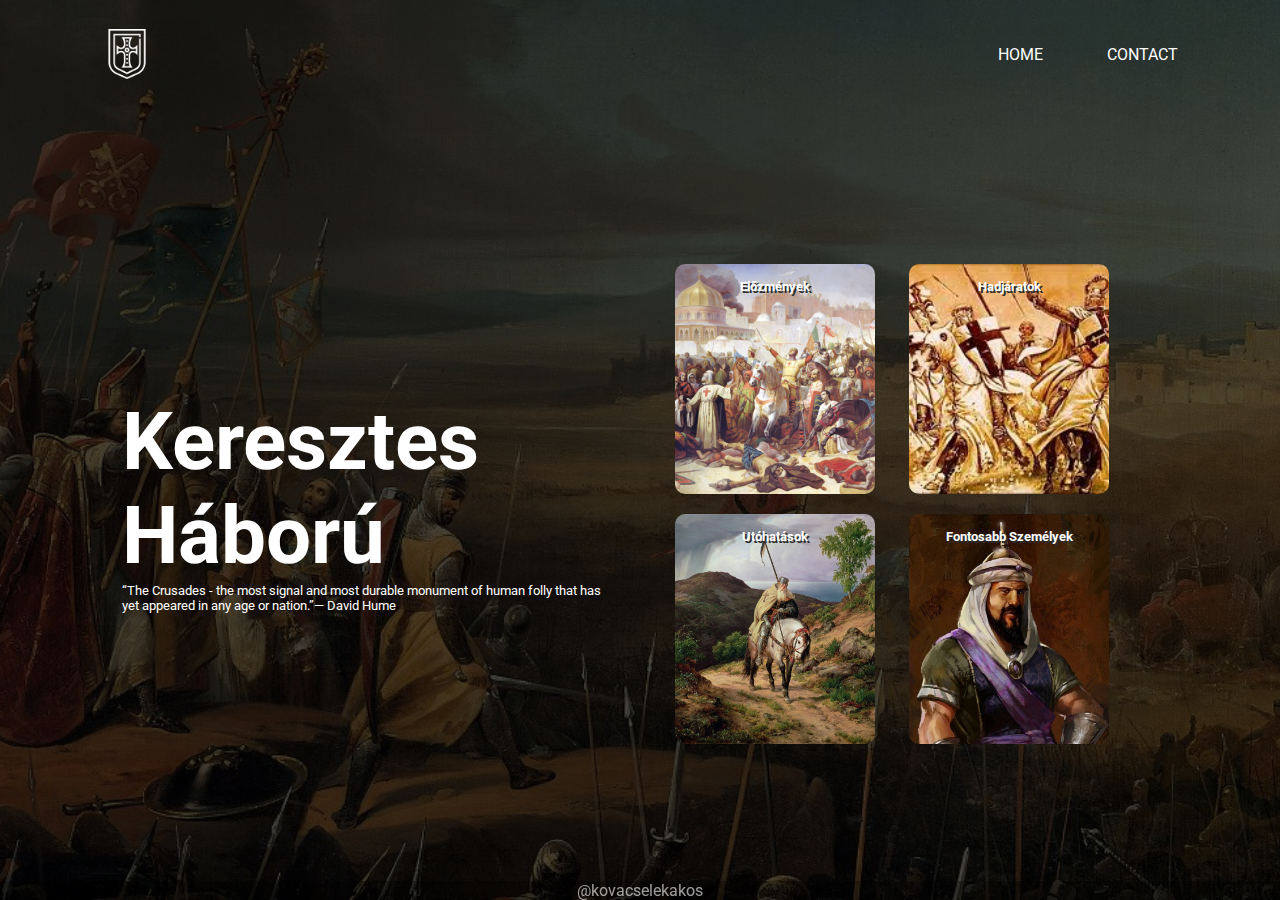
<file: Weblap/index.html>
<html>
    
<head>
 <meta charset="utf-8">
 <meta name="viewport" content="width-device-width, initial-scale=1.0">
    <title>A Keresztes Háború</title>
    <link rel="stylesheet" href="style.css">
    <link href="https://fonts.googleapis.com/css2?family=Roboto:wght@400;700&display=swap" rel="stylesheet">
</head>
    
<body>
    <div class = "container">
        <div class="navbar">
            <img src="./Images/shield1.png" class="logo">
            <nav>
                <ul>
                    <li> <a href="index.html" >HOME</a></li>
                    <li> <a  href="contact.html" >CONTACT</a></li>
                </ul>
            </nav>
        </div>
        
        <div class="row">
            <div class="col">
                <h1>Keresztes Háború</h1>
                <p>
                “The Crusades - the most signal and most durable monument of human folly that has yet appeared in any age or nation.”― David Hume
                </p>
            </div>
            <div class="col">
                <a href="elozmenyek.html">
                <div class="card card1">
                    <h5>Előzmények</h5>
            
                </div></a>
                <a href="hadjaratok.html">
                <div class="card card2">
                    <h5>Hadjáratok</h5>
                    </div></a>
                <a href="utohatas.html">
                <div class="card card3">
                    <h5>Utóhatások</h5>
                    </div></a>
                <a href="fontosabbszemelyek.html">
                <div class="card card4">
                    
                    <h5>Fontosabb Személyek</h5>
                    </div></a>
            </div>
        </div>
        <div class="footer">@kovacselekakos</div>
    </div>
    
</body>
</html>
</file>
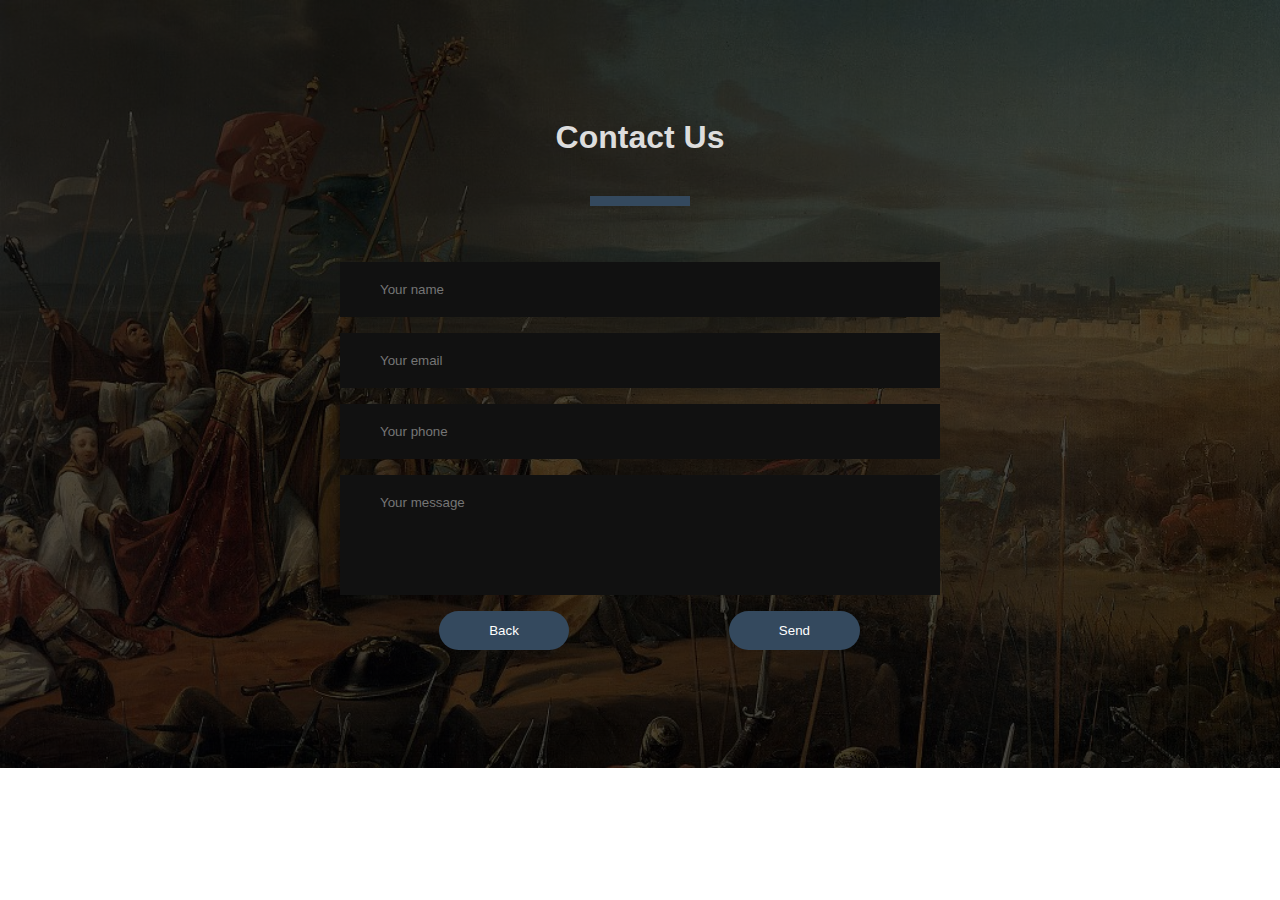
<file: Weblap/contact.html>
<!DOCTYPE html>
<html lang="en" dir="ltr">
  <head>
    <meta charset="utf-8">
    <title></title>
    <link rel="stylesheet" href="style1.css">
    <meta name="viewport" content="width=device-width, initial-scale=1">
  </head>
  <body>

  
        
      
<div class="contact-section">

  <h1>Contact Us</h1>
  <div class="border"></div>
  <form class="contact-form" action="index.html" method="post">
    <input type="text" class="contact-form-text" placeholder="Your name">
    <input type="email" class="contact-form-text" placeholder="Your email">
    <input type="text" class="contact-form-text" placeholder="Your phone">
    <textarea class="contact-form-text" placeholder="Your message"></textarea>
    <input type="submit" class="contact-form-btn" value="Send">
      <a href="index.html"><input type="submit" class="contact-form-btn" value="Back"></a>
    
  </form>
</div>


  </body>
</html>
</file>
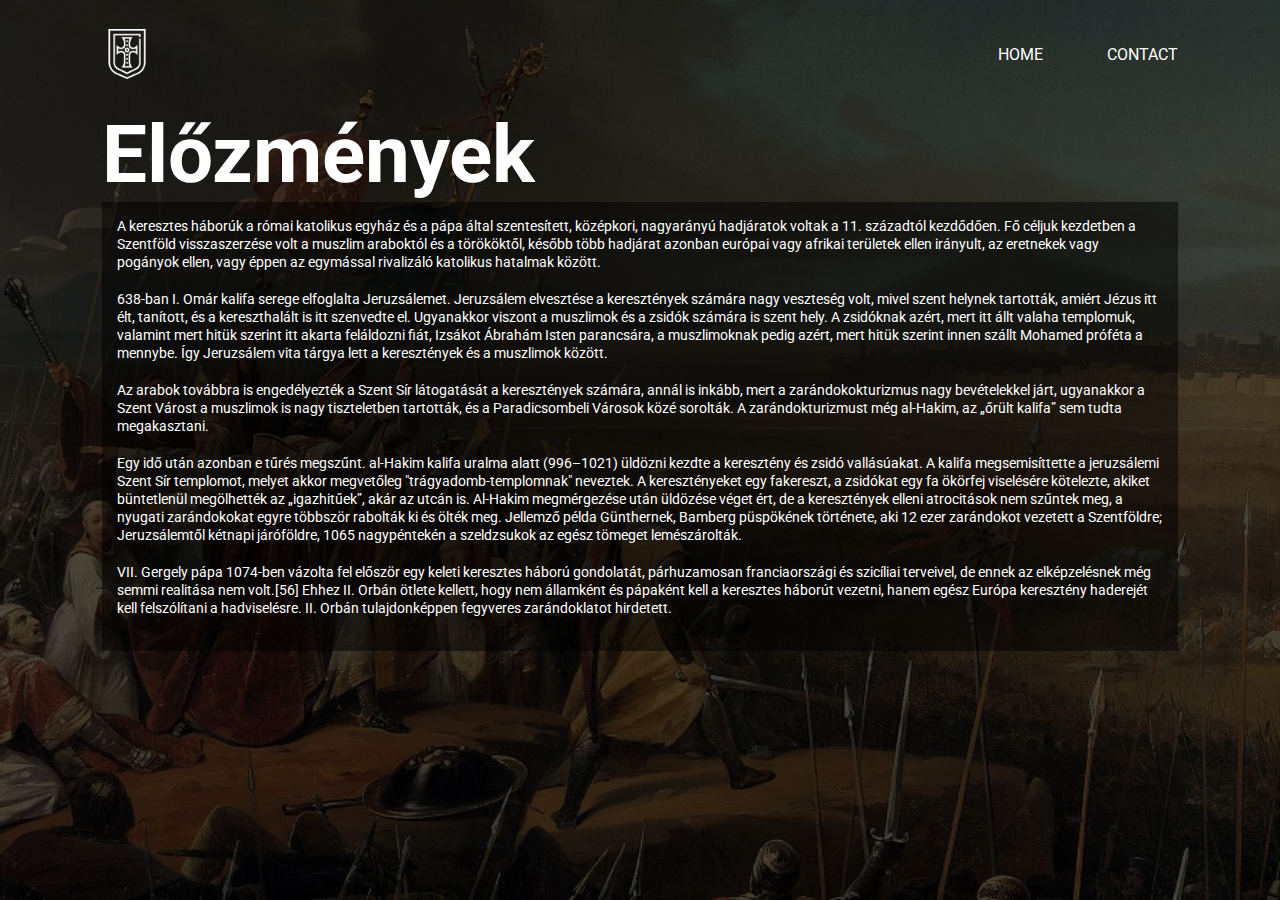
<file: Weblap/elozmenyek.html>
<html>
    <head>
        <meta charset="utf-8">
        <meta name="viewport" content="width-device-width, initial-scale=1.0">
        <title>A Keresztes Háború</title>
        <link rel="stylesheet" href="richText.css">
        <link href="https://fonts.googleapis.com/css2?family=Roboto:wght@400;700&display=swap" rel="stylesheet">
    </head>
    
    <body>
        <div class="container">
             <div class="navbar">
                <img src="./Images/shield1.png" class="logo">
                <nav>
                    <ul>
                        <li> <a href="index.html" >HOME</a></li>
                        <li> <a  href="contact.html" >CONTACT</a></li>
                    </ul>
                </nav>
            </div>
                <h1>Előzmények</h1>
            <div class="texts">
                
                <p class="lol">A keresztes háborúk a római katolikus egyház és a pápa által szentesített, középkori, nagyarányú hadjáratok voltak a 11. századtól kezdődően. Fő céljuk kezdetben a Szentföld visszaszerzése volt a muszlim araboktól és a törököktől, később több hadjárat azonban európai vagy afrikai területek ellen irányult, az eretnekek vagy pogányok ellen, vagy éppen az egymással rivalizáló katolikus hatalmak között.</p><br>
                <p class="lol">638-ban I. Omár kalifa serege elfoglalta Jeruzsálemet. Jeruzsálem elvesztése a keresztények számára nagy veszteség volt, mivel szent helynek tartották, amiért Jézus itt élt, tanított, és a kereszthalált is itt szenvedte el. Ugyanakkor viszont a muszlimok és a zsidók számára is szent hely. A zsidóknak azért, mert itt állt valaha templomuk, valamint mert hitük szerint itt akarta feláldozni fiát, Izsákot Ábrahám Isten parancsára, a muszlimoknak pedig azért, mert hitük szerint innen szállt Mohamed próféta a mennybe. Így Jeruzsálem vita tárgya lett a keresztények és a muszlimok között.</p><br>
                <p class="lol">Az arabok továbbra is engedélyezték a Szent Sír látogatását a keresztények számára, annál is inkább, mert a zarándokokturizmus nagy bevételekkel járt, ugyanakkor a Szent Várost a muszlimok is nagy tiszteletben tartották, és a Paradicsombeli Városok közé sorolták. A zarándokturizmust még al-Hakim, az „őrült kalifa” sem tudta megakasztani.</p><br>
                <p class="lol">Egy idő után azonban e tűrés megszűnt. al-Hakim kalifa uralma alatt (996–1021) üldözni kezdte a keresztény és zsidó vallásúakat. A kalifa megsemisíttette a jeruzsálemi Szent Sír templomot, melyet akkor megvetőleg "trágyadomb-templomnak" neveztek. A keresztényeket egy fakereszt, a zsidókat egy fa ökörfej viselésére kötelezte, akiket büntetlenül megölhették az „igazhitűek”, akár az utcán is. Al-Hakim megmérgezése után üldözése véget ért, de a keresztények elleni atrocitások nem szűntek meg, a nyugati zarándokokat egyre többször rabolták ki és ölték meg. Jellemző példa Günthernek, Bamberg püspökének története, aki 12 ezer zarándokot vezetett a Szentföldre; Jeruzsálemtől kétnapi járóföldre, 1065 nagypéntekén a szeldzsukok az egész tömeget lemészárolták.</p><br>
                <p class="lol">VII. Gergely pápa 1074-ben vázolta fel először egy keleti keresztes háború gondolatát, párhuzamosan franciaországi és szicíliai terveivel, de ennek az elképzelésnek még semmi realitása nem volt.[56] Ehhez II. Orbán ötlete kellett, hogy nem államként és pápaként kell a keresztes háborút vezetni, hanem egész Európa keresztény haderejét kell felszólítani a hadviselésre. II. Orbán tulajdonképpen fegyveres zarándoklatot hirdetett.</p><br>
                
            </div>    
        </div>
        
    </body>
</html>
</file>
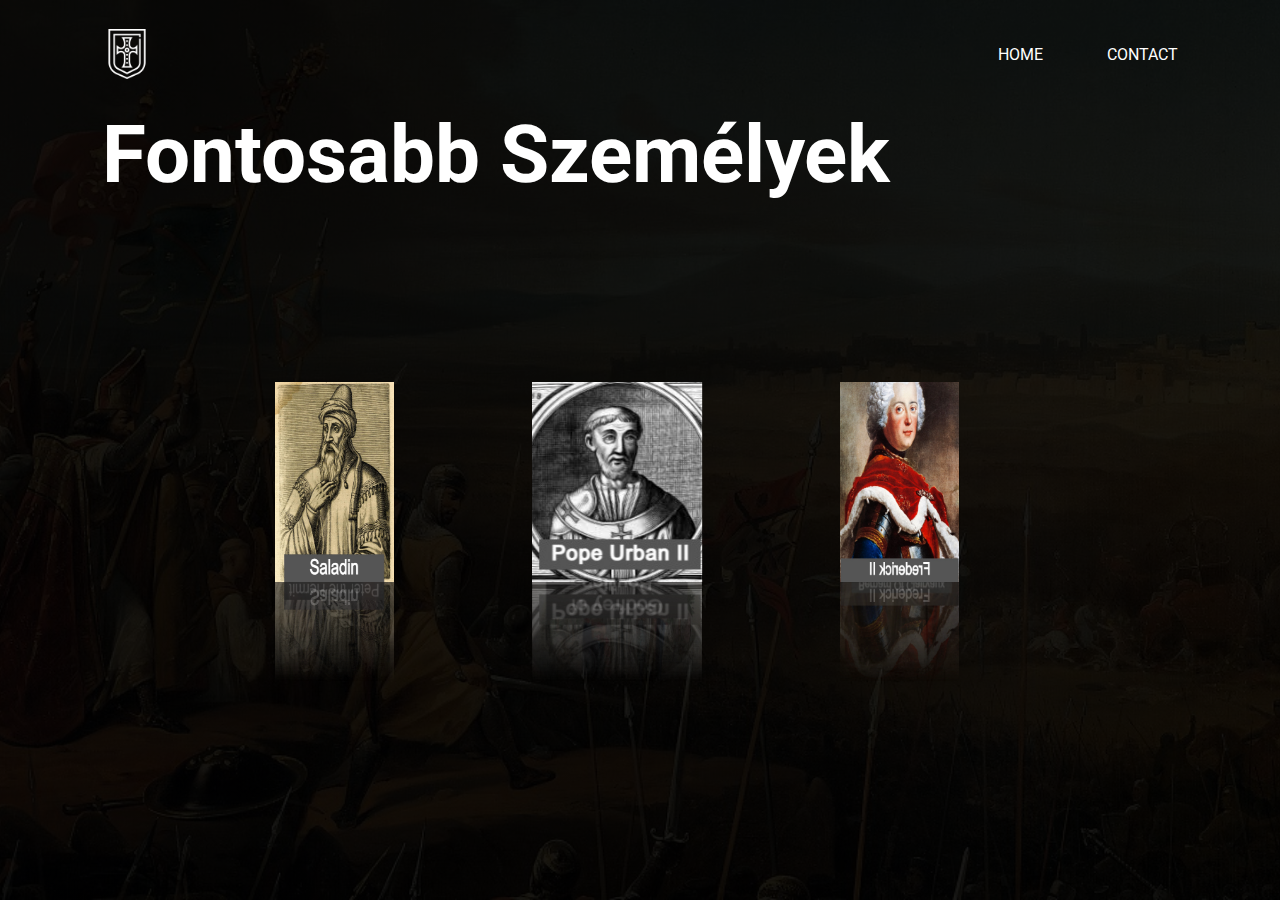
<file: Weblap/fontosabbszemelyek.html>
<html>
    <head>
        <meta charset="utf-8">
        <meta name="viewport" content="width-device-width, initial-scale=1.0">
        <title>A Keresztes Háború</title>
        <link rel="stylesheet" href="rotate.css">
        <link href="https://fonts.googleapis.com/css2?family=Roboto:wght@400;700&display=swap" rel="stylesheet">
    </head>
    
    <body>
        <div class="container">
             <div class="navbar">
                <img src="./Images/shield1.png" class="logo">
                <nav>
                    <ul>
                        <li> <a href="index.html" >HOME</a></li>
                        <li> <a  href="contact.html" >CONTACT</a></li>
                    </ul>
                </nav>
            </div>
                <h1>Fontosabb Személyek</h1>
            <div class="box">
                <a href="https://en.wikipedia.org/wiki/Bernard_of_Clairvaux"><span style="--i:1"><img src="EditedPhotos/img1.jpg"></span></a>
                <a href="https://en.wikipedia.org/wiki/Conrad_III_of_Germany"><span style="--i:2"><img src="EditedPhotos/img2.jpg"></span>
                <a href="https://en.wikipedia.org/wiki/Frederick_II_of_Denmark"><span style="--i:3"><img src="EditedPhotos/img3.jpg"></span></a>
                <a href="https://en.wikipedia.org/wiki/Godfrey_of_Bouillon"><span style="--i:4"><img src="EditedPhotos/img4.jpg"></span></a>
                <a href="https://en.wikipedia.org/wiki/Peter_the_Hermit"><span style="--i:5"><img src="EditedPhotos/img5.jpg"></span></a>
                <a href="https://en.wikipedia.org/wiki/Richard_I_of_England"><span style="--i:6"><img src="EditedPhotos/img6.jpg"></span></a>
                <a href="https://en.wikipedia.org/wiki/Saladin"><span style="--i:7"><img src="EditedPhotos/img7.jpg"></span></a>
                <a href="https://en.wikipedia.org/wiki/Pope_Urban_II"></a><span style="--i:8"><img src="EditedPhotos/img8.jpg"></span></a>
            </div>    
        </div>
        
    </body>
</html>
</file>
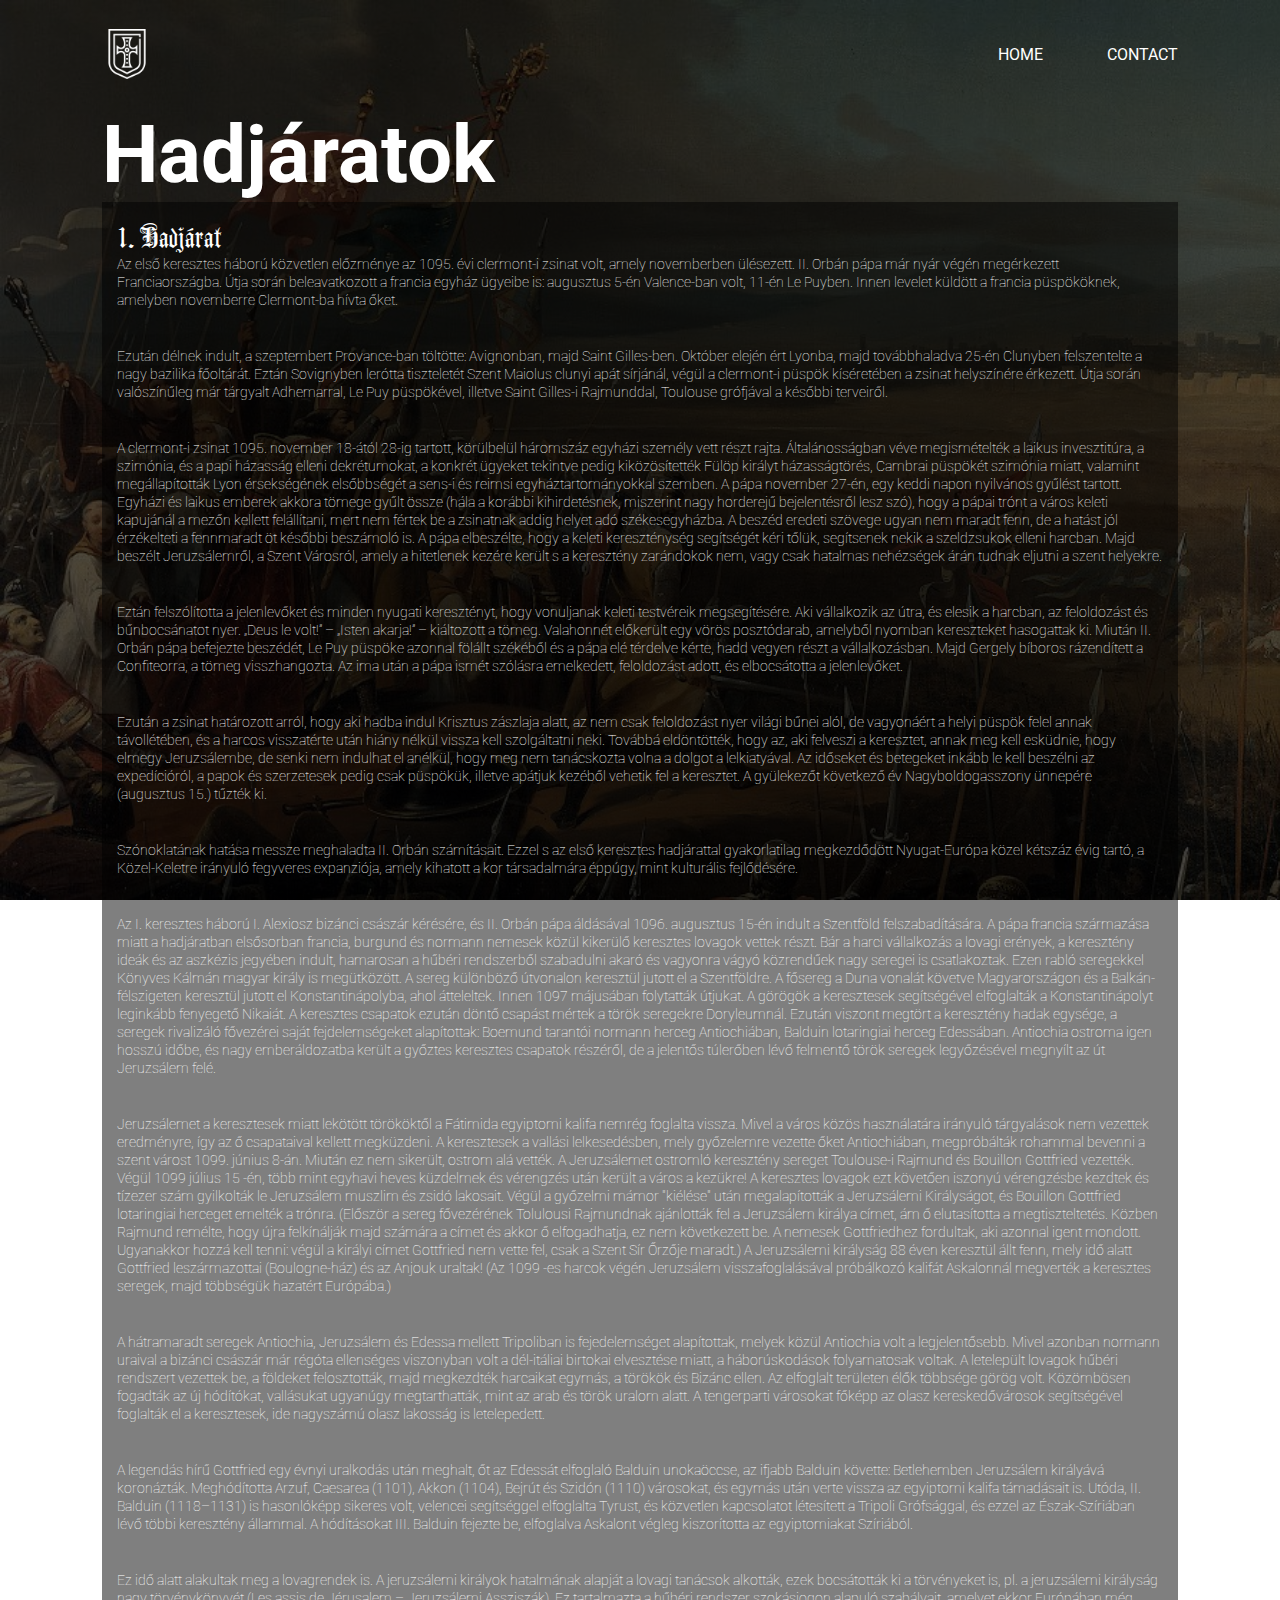
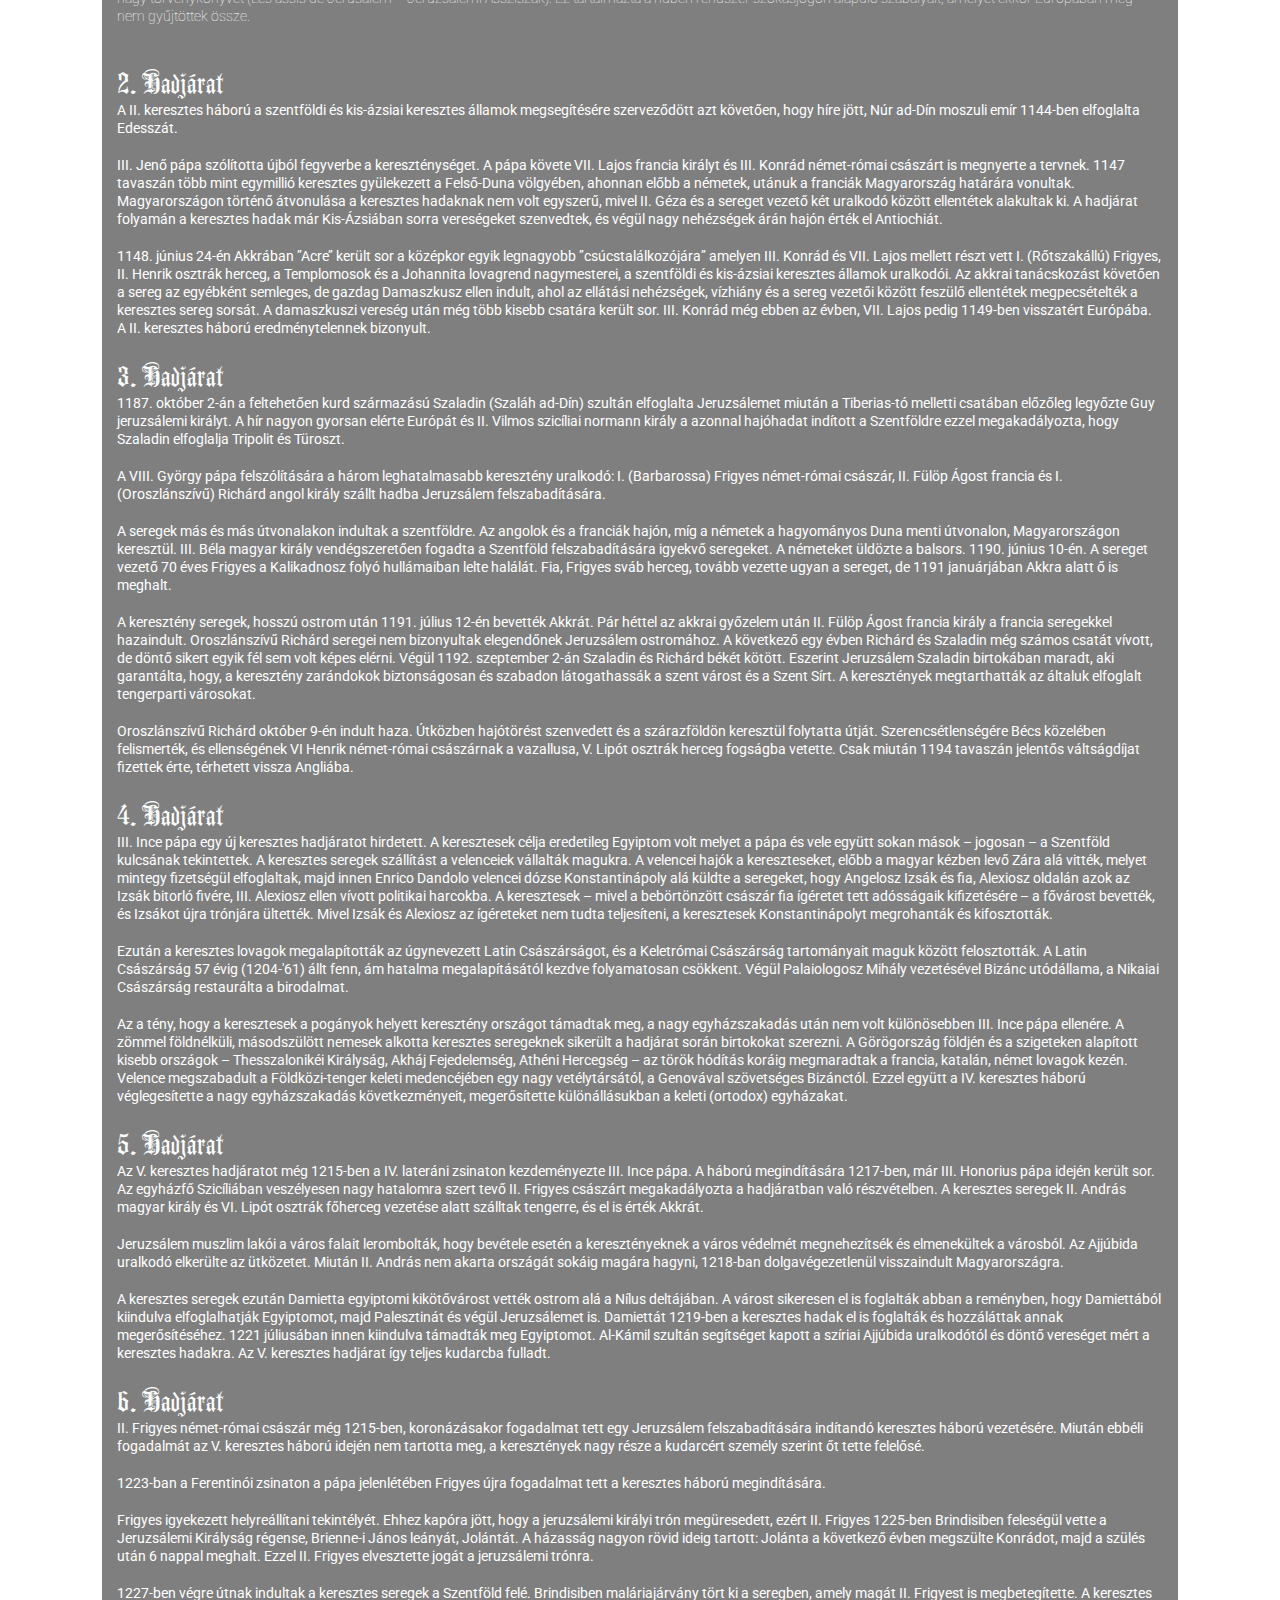
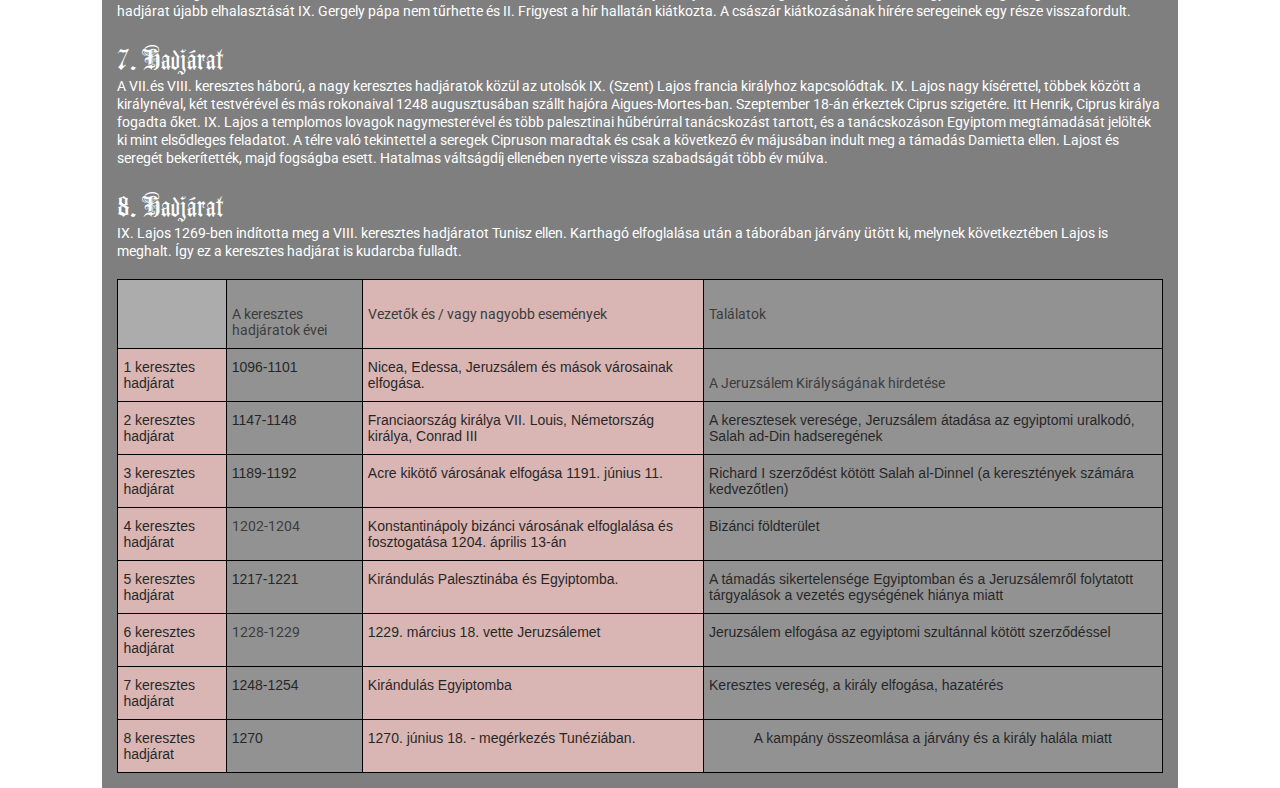
<file: Weblap/hadjaratok.html>
<html>
    <head>
        <meta charset="utf-8">
        <meta name="viewport" content="width-device-width, initial-scale=1.0">
        <title>A Keresztes Háború</title>
        <link rel="stylesheet" href="richText.css">
        <link href="https://fonts.googleapis.com/css2?family=Roboto:wght@400;700&display=swap" rel="stylesheet">
    </head>
    
    <body>
        <div class="container">
             <div class="navbar">
                <img src="./Images/shield1.png" class="logo">
                <nav>
                    <ul>
                        <li> <a href="index.html" >HOME</a></li>
                        <li> <a  href="contact.html" >CONTACT</a></li>
                    </ul>
                </nav>
            </div>
                <h1>Hadjáratok</h1>
            <div class="texts">
                <h2>1. Hadjárat<h2>
                <p>Az első keresztes háború közvetlen előzménye az 1095. évi clermont-i zsinat volt, amely novemberben ülésezett. II. Orbán pápa már nyár végén megérkezett Franciaországba. Útja során beleavatkozott a francia egyház ügyeibe is: augusztus 5-én Valence-ban volt, 11-én Le Puyben. Innen levelet küldött a francia püspököknek, amelyben novemberre Clermont-ba hívta őket.</p><br>
                <p>Ezután délnek indult, a szeptembert Provance-ban töltötte: Avignonban, majd Saint Gilles-ben. Október elején ért Lyonba, majd továbbhaladva 25-én Clunyben felszentelte a nagy bazilika főoltárát. Eztán Sovignyben lerótta tiszteletét Szent Maiolus clunyi apát sírjánál, végül a clermont-i püspök kíséretében a zsinat helyszínére érkezett. Útja során valószínűleg már tárgyalt Adhemarral, Le Puy püspökével, illetve Saint Gilles-i Rajmunddal, Toulouse grófjával a későbbi terveiről.</p><br>
                <p>A clermont-i zsinat 1095. november 18-ától 28-ig tartott, körülbelül háromszáz egyházi személy vett részt rajta. Általánosságban véve megismételték a laikus invesztitúra, a szimónia, és a papi házasság elleni dekrétumokat, a konkrét ügyeket tekintve pedig kiközösítették Fülöp királyt házasságtörés, Cambrai püspökét szimónia miatt, valamint megállapították Lyon érsekségének elsőbbségét a sens-i és reimsi egyháztartományokkal szemben. A pápa november 27-én, egy keddi napon nyilvános gyűlést tartott. Egyházi és laikus emberek akkora tömege gyűlt össze (hála a korábbi kihirdetésnek, miszerint nagy horderejű bejelentésről lesz szó), hogy a pápai trónt a város keleti kapujánál a mezőn kellett felállítani, mert nem fértek be a zsinatnak addig helyet adó székesegyházba. A beszéd eredeti szövege ugyan nem maradt fenn, de a hatást jól érzékelteti a fennmaradt öt későbbi beszámoló is. A pápa elbeszélte, hogy a keleti kereszténység segítségét kéri tőlük, segítsenek nekik a szeldzsukok elleni harcban. Majd beszélt Jeruzsálemről, a Szent Városról, amely a hitetlenek kezére került s a keresztény zarándokok nem, vagy csak hatalmas nehézségek árán tudnak eljutni a szent helyekre.</p><br>
                <p>Eztán felszólította a jelenlevőket és minden nyugati keresztényt, hogy vonuljanak keleti testvéreik megsegítésére. Aki vállalkozik az útra, és elesik a harcban, az feloldozást és bűnbocsánatot nyer. „Deus le volt!” – „Isten akarja!” – kiáltozott a tömeg. Valahonnét előkerült egy vörös posztódarab, amelyből nyomban kereszteket hasogattak ki. Miután II. Orbán pápa befejezte beszédét, Le Puy püspöke azonnal fölállt székéből és a pápa elé térdelve kérte, hadd vegyen részt a vállalkozásban. Majd Gergely bíboros rázendített a Confiteorra, a tömeg visszhangozta. Az ima után a pápa ismét szólásra emelkedett, feloldozást adott, és elbocsátotta a jelenlevőket.</p><br>
                <p>Ezután a zsinat határozott arról, hogy aki hadba indul Krisztus zászlaja alatt, az nem csak feloldozást nyer világi bűnei alól, de vagyonáért a helyi püspök felel annak távollétében, és a harcos visszatérte után hiány nélkül vissza kell szolgáltatni neki. Továbbá eldöntötték, hogy az, aki felveszi a keresztet, annak meg kell esküdnie, hogy elmegy Jeruzsálembe, de senki nem indulhat el anélkül, hogy meg nem tanácskozta volna a dolgot a lelkiatyával. Az időseket és betegeket inkább le kell beszélni az expedícióról, a papok és szerzetesek pedig csak püspökük, illetve apátjuk kezéből vehetik fel a keresztet. A gyülekezőt következő év Nagyboldogasszony ünnepére (augusztus 15.) tűzték ki.</p><br>
                <p>Szónoklatának hatása messze meghaladta II. Orbán számításait. Ezzel s az első keresztes hadjárattal gyakorlatilag megkezdődött Nyugat-Európa közel kétszáz évig tartó, a Közel-Keletre irányuló fegyveres expanziója, amely kihatott a kor társadalmára éppúgy, mint kulturális fejlődésére.</p><br>
                <p>Az I. keresztes háború I. Alexiosz bizánci császár kérésére, és II. Orbán pápa áldásával 1096. augusztus 15-én indult a Szentföld felszabadítására. A pápa francia származása miatt a hadjáratban elsősorban francia, burgund és normann nemesek közül kikerülő keresztes lovagok vettek részt. Bár a harci vállalkozás a lovagi erények, a keresztény ideák és az aszkézis jegyében indult, hamarosan a hűbéri rendszerből szabadulni akaró és vagyonra vágyó közrendűek nagy seregei is csatlakoztak. Ezen rabló seregekkel Könyves Kálmán magyar király is megütközött. A sereg különböző útvonalon keresztül jutott el a Szentföldre. A fősereg a Duna vonalát követve Magyarországon és a Balkán-félszigeten keresztül jutott el Konstantinápolyba, ahol átteleltek. Innen 1097 májusában folytatták útjukat. A görögök a keresztesek segítségével elfoglalták a Konstantinápolyt leginkább fenyegető Nikaiát. A keresztes csapatok ezután döntő csapást mértek a török seregekre Doryleumnál. Ezután viszont megtört a keresztény hadak egysége, a seregek rivalizáló fővezérei saját fejdelemségeket alapítottak: Boemund tarantói normann herceg Antiochiában, Balduin lotaringiai herceg Edessában. Antiochia ostroma igen hosszú időbe, és nagy emberáldozatba került a győztes keresztes csapatok részéről, de a jelentős túlerőben lévő felmentő török seregek legyőzésével megnyílt az út Jeruzsálem felé.</p><br>
                <p>Jeruzsálemet a keresztesek miatt lekötött törököktől a Fátimida egyiptomi kalifa nemrég foglalta vissza. Mivel a város közös használatára irányuló tárgyalások nem vezettek eredményre, így az ő csapataival kellett megküzdeni. A keresztesek a vallási lelkesedésben, mely győzelemre vezette őket Antiochiában, megpróbálták rohammal bevenni a szent várost 1099. június 8-án. Miután ez nem sikerült, ostrom alá vették. A Jeruzsálemet ostromló keresztény sereget Toulouse-i Rajmund és Bouillon Gottfried vezették. Végül 1099 július 15 -én, több mint egyhavi heves küzdelmek és vérengzés után került a város a kezükre! A keresztes lovagok ezt követően iszonyú vérengzésbe kezdtek és tízezer szám gyilkolták le Jeruzsálem muszlim és zsidó lakosait. Végül a győzelmi mámor "kiélése" után megalapították a Jeruzsálemi Királyságot, és Bouillon Gottfried lotaringiai herceget emelték a trónra. (Először a sereg fővezérének Tolulousi Rajmundnak ajánlották fel a Jeruzsálem királya címet, ám ő elutasította a megtiszteltetés. Közben Rajmund remélte, hogy újra felkínálják majd számára a címet és akkor ő elfogadhatja, ez nem következett be. A nemesek Gottfriedhez fordultak, aki azonnal igent mondott. Ugyanakkor hozzá kell tenni: végül a királyi címet Gottfried nem vette fel, csak a Szent Sír Őrzője maradt.) A Jeruzsálemi királyság 88 éven keresztül állt fenn, mely idő alatt Gottfried leszármazottai (Boulogne-ház) és az Anjouk uraltak! (Az 1099 -es harcok végén Jeruzsálem visszafoglalásával próbálkozó kalifát Askalonnál megverték a keresztes seregek, majd többségük hazatért Európába.)</p><br>
                <p>A hátramaradt seregek Antiochia, Jeruzsálem és Edessa mellett Tripoliban is fejedelemséget alapítottak, melyek közül Antiochia volt a legjelentősebb. Mivel azonban normann uraival a bizánci császár már régóta ellenséges viszonyban volt a dél-itáliai birtokai elvesztése miatt, a háborúskodások folyamatosak voltak. A letelepült lovagok hűbéri rendszert vezettek be, a földeket felosztották, majd megkezdték harcaikat egymás, a törökök és Bizánc ellen. Az elfoglalt területen élők többsége görög volt. Közömbösen fogadták az új hódítókat, vallásukat ugyanúgy megtarthatták, mint az arab és török uralom alatt. A tengerparti városokat főképp az olasz kereskedővárosok segítségével foglalták el a keresztesek, ide nagyszámú olasz lakosság is letelepedett.</p><br>
                <p>A legendás hírű Gottfried egy évnyi uralkodás után meghalt, őt az Edessát elfoglaló Balduin unokaöccse, az ifjabb Balduin követte: Betlehemben Jeruzsálem királyává koronázták. Meghódította Arzuf, Caesarea (1101), Akkon (1104), Bejrút és Szidón (1110) városokat, és egymás után verte vissza az egyiptomi kalifa támadásait is. Utóda, II. Balduin (1118–1131) is hasonlóképp sikeres volt, velencei segítséggel elfoglalta Tyrust, és közvetlen kapcsolatot létesített a Tripoli Grófsággal, és ezzel az Észak-Szíriában lévő többi keresztény állammal. A hódításokat III. Balduin fejezte be, elfoglalva Askalont végleg kiszorította az egyiptomiakat Szíriából.</p><br>
                <p>Ez idő alatt alakultak meg a lovagrendek is. A jeruzsálemi királyok hatalmának alapját a lovagi tanácsok alkották, ezek bocsátották ki a törvényeket is, pl. a jeruzsálemi királyság nagy törvénykönyvét (Les assis de Jérusalem – Jeruzsálemi Assziszák). Ez tartalmazta a hűbéri rendszer szokásjogon alapuló szabályait, amelyet ekkor Európában még nem gyűjtöttek össze.</p><br>
                    <h2>2. Hadjárat</h2>
                    <p>A II. keresztes háború a szentföldi és kis-ázsiai keresztes államok megsegítésére szerveződött azt követően, hogy híre jött, Núr ad-Dín moszuli emír 1144-ben elfoglalta Edesszát.</p><br>
                    <p>III. Jenő pápa szólította újból fegyverbe a kereszténységet. A pápa követe VII. Lajos francia királyt és III. Konrád német-római császárt is megnyerte a tervnek. 1147 tavaszán több mint egymillió keresztes gyülekezett a Felső-Duna völgyében, ahonnan előbb a németek, utánuk a franciák Magyarország határára vonultak. Magyarországon történő átvonulása a keresztes hadaknak nem volt egyszerű, mivel II. Géza és a sereget vezető két uralkodó között ellentétek alakultak ki. A hadjárat folyamán a keresztes hadak már Kis-Ázsiában sorra vereségeket szenvedtek, és végül nagy nehézségek árán hajón érték el Antiochiát.</p><br>
                    <p>1148. június 24-én Akkrában ’’Acre’’ került sor a középkor egyik legnagyobb ’’csúcstalálkozójára’’ amelyen III. Konrád és VII. Lajos mellett részt vett I. (Rőtszakállú) Frigyes, II. Henrik osztrák herceg, a Templomosok és a Johannita lovagrend nagymesterei, a szentföldi és kis-ázsiai keresztes államok uralkodói. Az akkrai tanácskozást követően a sereg az egyébként semleges, de gazdag Damaszkusz ellen indult, ahol az ellátási nehézségek, vízhiány és a sereg vezetői között feszülő ellentétek megpecsételték a keresztes sereg sorsát. A damaszkuszi vereség után még több kisebb csatára került sor. III. Konrád még ebben az évben, VII. Lajos pedig 1149-ben visszatért Európába. A II. keresztes háború eredménytelennek bizonyult.</p><br>
                    <h2>3. Hadjárat</h2>
                    <p>1187. október 2-án a feltehetően kurd származású Szaladin (Szaláh ad-Dín) szultán elfoglalta Jeruzsálemet miután a Tiberias-tó melletti csatában előzőleg legyőzte Guy jeruzsálemi királyt. A hír nagyon gyorsan elérte Európát és II. Vilmos szicíliai normann király a azonnal hajóhadat indított a Szentföldre ezzel megakadályozta, hogy Szaladin elfoglalja Tripolit és Türoszt.</p><br>
                    <p>A VIII. György pápa felszólítására a három leghatalmasabb keresztény uralkodó: I. (Barbarossa) Frigyes német-római császár, II. Fülöp Ágost francia és I. (Oroszlánszívű) Richárd angol király szállt hadba Jeruzsálem felszabadítására.</p><br>
                    <p>A seregek más és más útvonalakon indultak a szentföldre. Az angolok és a franciák hajón, míg a németek a hagyományos Duna menti útvonalon, Magyarországon keresztül. III. Béla magyar király vendégszeretően fogadta a Szentföld felszabadítására igyekvő seregeket. A németeket üldözte a balsors. 1190. június 10-én. A sereget vezető 70 éves Frigyes a Kalikadnosz folyó hullámaiban lelte halálát. Fia, Frigyes sváb herceg, tovább vezette ugyan a sereget, de 1191 januárjában Akkra alatt ő is meghalt.</p><br>
                    <p>A keresztény seregek, hosszú ostrom után 1191. július 12-én bevették Akkrát. Pár héttel az akkrai győzelem után II. Fülöp Ágost francia király a francia seregekkel hazaindult. Oroszlánszívű Richárd seregei nem bizonyultak elegendőnek Jeruzsálem ostromához. A következő egy évben Richárd és Szaladin még számos csatát vívott, de döntő sikert egyik fél sem volt képes elérni. Végül 1192. szeptember 2-án Szaladin és Richárd békét kötött. Eszerint Jeruzsálem Szaladin birtokában maradt, aki garantálta, hogy, a keresztény zarándokok biztonságosan és szabadon látogathassák a szent várost és a Szent Sírt. A keresztények megtarthatták az általuk elfoglalt tengerparti városokat.</p><br>
                    <p>Oroszlánszívű Richárd október 9-én indult haza. Útközben hajótörést szenvedett és a szárazföldön keresztül folytatta útját. Szerencsétlenségére Bécs közelében felismerték, és ellenségének VI Henrik német-római császárnak a vazallusa, V. Lipót osztrák herceg fogságba vetette. Csak miután 1194 tavaszán jelentős váltságdíjat fizettek érte, térhetett vissza Angliába.</p><br>
                    <h2>4. Hadjárat</h2>
                    <p>III. Ince pápa egy új keresztes hadjáratot hirdetett. A keresztesek célja eredetileg Egyiptom volt melyet a pápa és vele együtt sokan mások – jogosan – a Szentföld kulcsának tekintettek. A keresztes seregek szállítást a velenceiek vállalták magukra. A velencei hajók a kereszteseket, előbb a magyar kézben levő Zára alá vitték, melyet mintegy fizetségül elfoglaltak, majd innen Enrico Dandolo velencei dózse Konstantinápoly alá küldte a seregeket, hogy Angelosz Izsák és fia, Alexiosz oldalán azok az Izsák bitorló fivére, III. Alexiosz ellen vívott politikai harcokba. A keresztesek – mivel a bebörtönzött császár fia ígéretet tett adósságaik kifizetésére – a fővárost bevették, és Izsákot újra trónjára ültették. Mivel Izsák és Alexiosz az ígéreteket nem tudta teljesíteni, a keresztesek Konstantinápolyt megrohanták és kifosztották.</p><br>
                    <p>Ezután a keresztes lovagok megalapították az úgynevezett Latin Császárságot, és a Keletrómai Császárság tartományait maguk között felosztották. A Latin Császárság 57 évig (1204-'61) állt fenn, ám hatalma megalapításától kezdve folyamatosan csökkent. Végül Palaiologosz Mihály vezetésével Bizánc utódállama, a Nikaiai Császárság restaurálta a birodalmat.</p><br>
                    <p>Az a tény, hogy a keresztesek a pogányok helyett keresztény országot támadtak meg, a nagy egyházszakadás után nem volt különösebben III. Ince pápa ellenére. A zömmel földnélküli, másodszülött nemesek alkotta keresztes seregeknek sikerült a hadjárat során birtokokat szerezni. A Görögország földjén és a szigeteken alapított kisebb országok – Thesszalonikéi Királyság, Akháj Fejedelemség, Athéni Hercegség – az török hódítás koráig megmaradtak a francia, katalán, német lovagok kezén. Velence megszabadult a Földközi-tenger keleti medencéjében egy nagy vetélytársától, a Genovával szövetséges Bizánctól. Ezzel együtt a IV. keresztes háború véglegesítette a nagy egyházszakadás következményeit, megerősítette különállásukban a keleti (ortodox) egyházakat.</p><br>
                    <h2>5. Hadjárat</h2>
                    <p>Az V. keresztes hadjáratot még 1215-ben a IV. lateráni zsinaton kezdeményezte III. Ince pápa. A háború megindítására 1217-ben, már III. Honorius pápa idején került sor. Az egyházfő Szicíliában veszélyesen nagy hatalomra szert tevő II. Frigyes császárt megakadályozta a hadjáratban való részvételben. A keresztes seregek II. András magyar király és VI. Lipót osztrák főherceg vezetése alatt szálltak tengerre, és el is érték Akkrát.</p><br>
                    <p>Jeruzsálem muszlim lakói a város falait lerombolták, hogy bevétele esetén a keresztényeknek a város védelmét megnehezítsék és elmenekültek a városból. Az Ajjúbida uralkodó elkerülte az ütközetet. Miután II. András nem akarta országát sokáig magára hagyni, 1218-ban dolgavégezetlenül visszaindult Magyarországra.</p><br>
                    <p>A keresztes seregek ezután Damietta egyiptomi kikötővárost vették ostrom alá a Nílus deltájában. A várost sikeresen el is foglalták abban a reményben, hogy Damiettából kiindulva elfoglalhatják Egyiptomot, majd Palesztinát és végül Jeruzsálemet is. Damiettát 1219-ben a keresztes hadak el is foglalták és hozzáláttak annak megerősítéséhez. 1221 júliusában innen kiindulva támadták meg Egyiptomot. Al-Kámil szultán segítséget kapott a szíriai Ajjúbida uralkodótól és döntő vereséget mért a keresztes hadakra. Az V. keresztes hadjárat így teljes kudarcba fulladt.</p><br>
                    <h2>6. Hadjárat</h2>
                    <p>II. Frigyes német-római császár még 1215-ben, koronázásakor fogadalmat tett egy Jeruzsálem felszabadítására indítandó keresztes háború vezetésére. Miután ebbéli fogadalmát az V. keresztes háború idején nem tartotta meg, a keresztények nagy része a kudarcért személy szerint őt tette felelősé.</p><br>
                    <p>1223-ban a Ferentinói zsinaton a pápa jelenlétében Frigyes újra fogadalmat tett a keresztes háború megindítására.</p><br>
                    <p>Frigyes igyekezett helyreállítani tekintélyét. Ehhez kapóra jött, hogy a jeruzsálemi királyi trón megüresedett, ezért II. Frigyes 1225-ben Brindisiben feleségül vette a Jeruzsálemi Királyság régense, Brienne-i János leányát, Jolántát. A házasság nagyon rövid ideig tartott: Jolánta a következő évben megszülte Konrádot, majd a szülés után 6 nappal meghalt. Ezzel II. Frigyes elvesztette jogát a jeruzsálemi trónra.</p><br>
                    <p>1227-ben végre útnak indultak a keresztes seregek a Szentföld felé. Brindisiben maláriajárvány tört ki a seregben, amely magát II. Frigyest is megbetegítette. A keresztes hadjárat újabb elhalasztását IX. Gergely pápa nem tűrhette és II. Frigyest a hír hallatán kiátkozta. A császár kiátkozásának hírére seregeinek egy része visszafordult.</p><br>
                    <h2>7. Hadjárat</h2>
                    <p>A VII.és VIII. keresztes háború, a nagy keresztes hadjáratok közül az utolsók IX. (Szent) Lajos francia királyhoz kapcsolódtak. IX. Lajos nagy kísérettel, többek között a királynéval, két testvérével és más rokonaival 1248 augusztusában szállt hajóra Aigues-Mortes-ban. Szeptember 18-án érkeztek Ciprus szigetére. Itt Henrik, Ciprus királya fogadta őket. IX. Lajos a templomos lovagok nagymesterével és több palesztinai hűbérúrral tanácskozást tartott, és a tanácskozáson Egyiptom megtámadását jelölték ki mint elsődleges feladatot. A télre való tekintettel a seregek Cipruson maradtak és csak a következő év májusában indult meg a támadás Damietta ellen. Lajost és seregét bekerítették, majd fogságba esett. Hatalmas váltságdíj ellenében nyerte vissza szabadságát több év múlva.</p><br>
                    <h2>8. Hadjárat</h2>
                    <p>IX. Lajos 1269-ben indította meg a VIII. keresztes hadjáratot Tunisz ellen. Karthagó elfoglalása után a táborában járvány ütött ki, melynek következtében Lajos is meghalt. Így ez a keresztes hadjárat is kudarcba fulladt.</p><br>
                    
                   <style type="text/css">
.tg  {border-collapse:collapse;border-spacing:0;}
.tg td{border-color:black;border-style:solid;border-width:1px;font-family:Arial, sans-serif;font-size:14px;
  overflow:hidden;padding:10px 5px;word-break:normal;}
.tg th{border-color:black;border-style:solid;border-width:1px;font-family:Arial, sans-serif;font-size:14px;
  font-weight:normal;overflow:hidden;padding:10px 5px;word-break:normal;}
.tg .tg-arh2{background-color:#9b9b9b;border-color:#000000;text-align:center;vertical-align:top;opacity:0.7;}
.tg .tg-vs2s{background-color:#9b9b9b;border-color:#000000;text-align:left;vertical-align:top;opacity:0.7;}
.tg .tg-f7v4{background-color:#c0c0c0;border-color:#000000;text-align:left;vertical-align:top;opacity:0.7;}
.tg .tg-feht{background-color:#ffccc9;border-color:#000000;text-align:left;vertical-align:top;opacity:0.7;}
.tg .tg-0lax{text-align:left;vertical-align:top}
</style>
<table class="tg">
<thead>
  <tr>
    <th class="tg-f7v4"></th>
    <th class="tg-vs2s">   <br><span style="color:#212121">A keresztes   hadjáratok évei</span>   </th>
    <th class="tg-feht">   <br><span style="color:#212121">Vezetők és / vagy   nagyobb események</span>   </th>
    <th class="tg-vs2s">   <br><span style="color:#212121">Találatok</span><br>   <br>    </th>
    
  </tr>
</thead>
<tbody>
  <tr>
    <td class="tg-feht">1 keresztes hadjárat</td>
    <td class="tg-vs2s">1096-1101</td>
    <td class="tg-feht">Nicea, Edessa, Jeruzsálem és mások városainak elfogása.</td>
    <td class="tg-vs2s">   <br><span style="color:#212121">A Jeruzsálem   Királyságának hirdetése</span>   </td>
    
  </tr>
  <tr>
    <td class="tg-feht">2 keresztes hadjárat</td>
    <td class="tg-vs2s">1147-1148</td>
    <td class="tg-feht">Franciaország királya VII. Louis, Németország királya, Conrad III</td>
    <td class="tg-vs2s">A keresztesek veresége, Jeruzsálem átadása az egyiptomi uralkodó, Salah ad-Din hadseregének</td>
    
  </tr>
  <tr>
    <td class="tg-feht">3 keresztes hadjárat</td>
    <td class="tg-vs2s">1189-1192</td>
    <td class="tg-feht">Acre kikötő városának elfogása 1191. június 11.</td>
    <td class="tg-vs2s">Richard I szerződést kötött Salah al-Dinnel (a keresztények számára kedvezőtlen)</td>
    
  </tr>
  <tr>
    <td class="tg-feht">4 keresztes hadjárat</td>
    <td class="tg-vs2s"><span style="color:#212121">1202-1204</span>   </td>
    <td class="tg-feht">Konstantinápoly bizánci városának elfoglalása és fosztogatása 1204. április 13-án</td>
    <td class="tg-vs2s">Bizánci földterület</td>
    
  </tr>
  <tr>
    <td class="tg-feht">5 keresztes hadjárat</td>
    <td class="tg-vs2s">1217-1221</td>
    <td class="tg-feht">Kirándulás Palesztinába és Egyiptomba.</td>
    <td class="tg-vs2s">A támadás sikertelensége Egyiptomban és a Jeruzsálemről folytatott tárgyalások a vezetés egységének hiánya miatt</td>
    
  </tr>
  <tr>
    <td class="tg-feht">6 keresztes hadjárat</td>
    <td class="tg-vs2s"><span style="color:#212121">1228-1229</span>   </td>
    <td class="tg-feht">1229. március 18. vette Jeruzsálemet</td>
    <td class="tg-vs2s">Jeruzsálem elfogása az egyiptomi szultánnal kötött szerződéssel</td>
    
  </tr>
  <tr>
    <td class="tg-feht">7 keresztes hadjárat</td>
    <td class="tg-vs2s">1248-1254</td>
    <td class="tg-feht">Kirándulás Egyiptomba</td>
    <td class="tg-vs2s">Keresztes vereség, a király elfogása, hazatérés</td>
    
  </tr>
  <tr>
    <td class="tg-feht">8 keresztes hadjárat</td>
    <td class="tg-vs2s">1270</td>
    <td class="tg-feht">1270. június 18. - megérkezés Tunéziában.</td>
    <td class="tg-arh2">A kampány összeomlása a járvány és a király halála miatt</td>
    
  </tr>
</tbody>
</table>
            </div>    
        </div>
        
    </body>
</html>
</file>
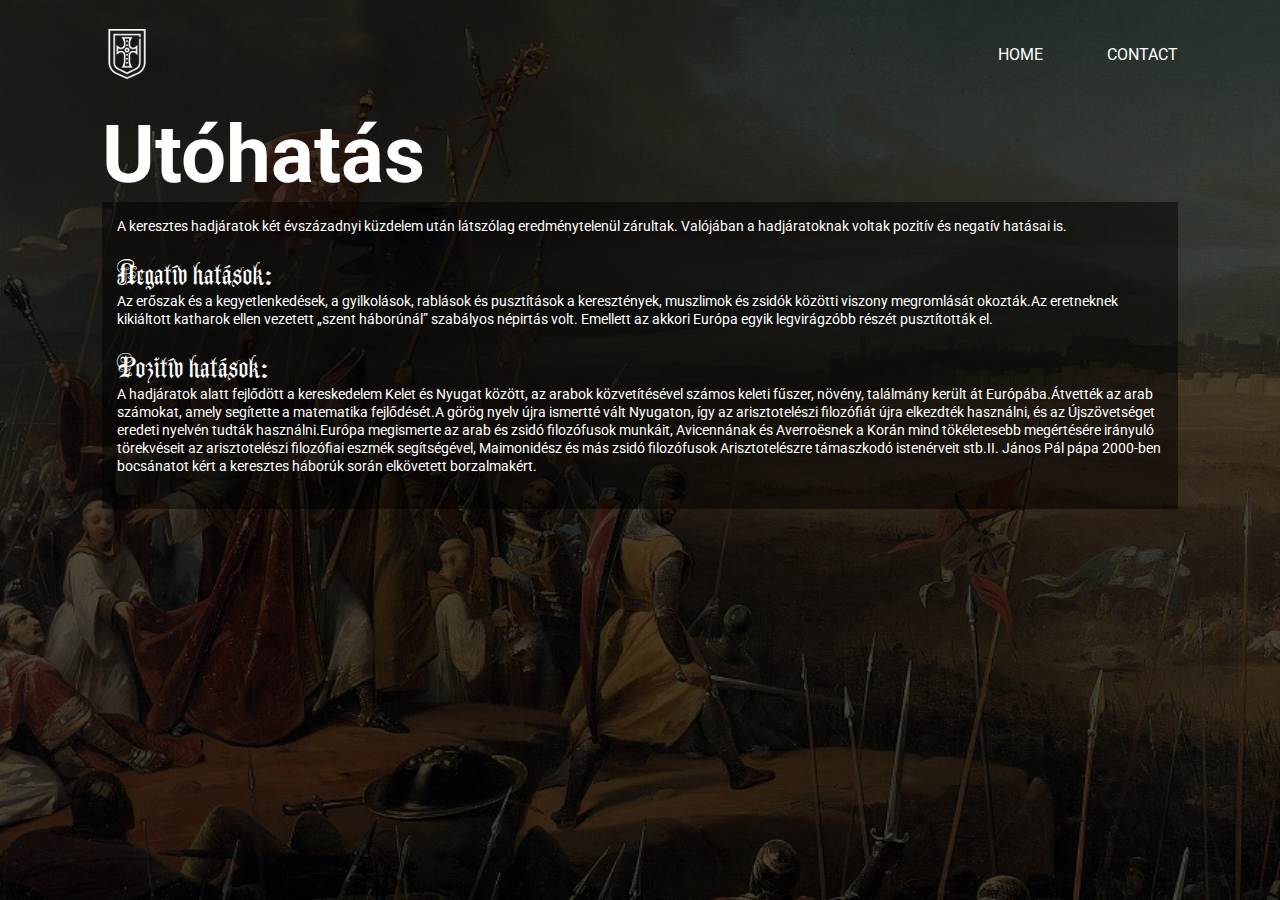
<file: Weblap/utohatas.html>
<html>
    <head>
        <meta charset="utf-8">
        <meta name="viewport" content="width-device-width, initial-scale=1.0">
        <title>A Keresztes Háború</title>
        <link rel="stylesheet" href="richText.css">
        <link href="https://fonts.googleapis.com/css2?family=Roboto:wght@400;700&display=swap" rel="stylesheet">
    </head>
    
    <body>
        <div class="container">
             <div class="navbar">
                <img src="./Images/shield1.png" class="logo">
                <nav>
                    <ul>
                        <li> <a href="index.html" >HOME</a></li>
                        <li> <a  href="contact.html" >CONTACT</a></li>
                    </ul>
                </nav>
            </div>
                <h1>Utóhatás</h1>
            <div class="texts">
                <p>A keresztes hadjáratok két évszázadnyi küzdelem után látszólag eredménytelenül zárultak. Valójában a hadjáratoknak voltak pozitív és negatív hatásai is.</p><br>
                <h2>Negatív hatások:</h2>
                <p>Az erőszak és a kegyetlenkedések, a gyilkolások, rablások és pusztítások a keresztények, muszlimok és zsidók közötti viszony megromlását okozták.Az eretneknek kikiáltott katharok ellen vezetett „szent háborúnál” szabályos népirtás volt. Emellett az akkori Európa egyik legvirágzóbb részét pusztították el.
                </p><br>
                <h2>Pozitív hatások:</h2>
                <p>A hadjáratok alatt fejlődött a kereskedelem Kelet és Nyugat között, az arabok közvetítésével számos keleti fűszer, növény, találmány került át Európába.Átvették az arab számokat, amely segítette a matematika fejlődését.A görög nyelv újra ismertté vált Nyugaton, így az arisztotelészi filozófiát újra elkezdték használni, és az Újszövetséget eredeti nyelvén tudták használni.Európa megismerte az arab és zsidó filozófusok munkáit, Avicennának és Averroësnek a Korán mind tökéletesebb megértésére irányuló törekvéseit az arisztotelészi filozófiai eszmék segítségével, Maimonidész és más zsidó filozófusok Arisztotelészre támaszkodó istenérveit stb.II. János Pál pápa 2000-ben bocsánatot kért a keresztes háborúk során elkövetett borzalmakért.</p><br>
                
                
            </div>    
        </div>
        
    </body>
</html>
</file>
<file: Weblap/style.css>
*{
    margin: 0;
    padding: 0;
    font-family: 'Roboto', sans-serif;
}
.container{
    width: 100%;
    height: 100vh;
    padding-left: 8%;
    padding-right: 8%;
    box-sizing: border-box;
    background-image: linear-gradient(rgba(0,0,0,0.7),rgba(0,0,0,0.7)), url(./Images/background.jpg);
    background-position: bottom;
    background-repeat: no-repeat;
    background-size: cover;
    background-attachment: fixed;
}



.navbar{
    height: 12%;
    display: flex;
    align-items: center;
}
.logo{

    width: 50px;
    cursor: pointer;
}

nav{
    flex: 1;
    text-align: right;
}

nav ul li{
    list-style: none;
    margin-left: 60px;
    display: inline-block;
}


nav ul li a{
    text-decoration: none;
    font-size: 16px;
    color:#fff;
}

.row{
    display: flex;
    height: 88%;
    align-items: center;
    border-color: white;
}
.col
{
    padding: 20px;
    flex-basis: 50%;
    border-color: white;

}

h1{
    font-size: 80px;
    color: #fff;
    text-align: left;
   
}
p{
    font-size: 13px;
    color: #fff;
    line-height: 15px;
}
.card{
    color: white;
    text-shadow: 2px 2px #2b2d2f;
    text-decoration: none;
    text-align: center;
    width: 200px;
    height: 230px;
    display: inline-block;
    border-radius: 10px;
    padding: 15px 25px;
    box-sizing: border-box;
    cursor: pointer;
    margin: 10px 15px;
    transition: transform 0.3s;  
    background-position: center;
    background-size: cover;
    background-repeat: no-repeat;
}

.card1{
    background-image: url(./Images/card1.jpg);
    
}
.card2{
    background-image: url(./Images/download.jfif);
}
.card3{
    background-image: url(./Images/card3.jpg);
}
.card4{
    background-image: url(./Images/card4.jpg);
}




.card:hover{
    transform: translateY(-15px);
    
}

.footer {
  position: fixed;
  left: 0;
  bottom: 0;
  width: 100%;
  background-color: rgba(0,0,0,0.5);
  color: white;
  opacity: 0.6;
  text-align: center;
</file>
<file: Weblap/style1.css>
*{
  margin: 0;
  padding: 0;
  font-family: "montserrat",sans-serif;
}
.contact-section{
  background-image: linear-gradient(rgba(0,0,0,0.7),rgba(0,0,0,0.7)), url(./Images/background.jpg);
    background-repeat: no-repeat;
    background-size: cover;
    padding: 118.5px;
}
.contact-section h1{
  text-align: center;
  color: #ddd;
}
.border{
  width: 100px;
  height: 10px;
  background: #34495e;
  margin: 40px auto;
}

.contact-form{
  max-width: 600px;
  margin: auto;
  padding: 0 10px;
  overflow: hidden;
}

.contact-form-text{
  display: block;
  width: 100%;
  box-sizing: border-box;
  margin: 16px 0;
  border: 0;
  background: #111;
  padding: 20px 40px;
  outline: none;
  color: #ddd;
  transition: 0.5s;
}
.contact-form-text:focus{
  box-shadow: 0 0 10px 4px #34495e;
}
textarea.contact-form-text{
  resize: none;
  height: 120px;
}
.contact-form-btn{
  float: right;
  margin: 0 80px;
  border: 0;
  background: #34495e;
  color: #fff;
  padding: 12px 50px;
  border-radius: 20px;
  cursor: pointer;
  transition: 0.5s;
}
.contact-form-btn:hover{
  background: #2980b9;

}
</file>
<file: Weblap/richText.css>
::-webkit-scrollbar {
  display: none;
}

@font-face{
    font-family: ancient;
    src: url(ancient.ttf);
}

*{
    margin: 0;
    padding: 0px;
    font-family: 'Roboto', sans-serif;

}

body{
     background-repeat: no-repeat;
    background-size: cover;
    background-attachment: fixed;
    background-image: linear-gradient(rgba(0,0,0,0.7),rgba(0,0,0,0.7)), url(./Images/background.jpg);
}

.container{
    width: 100%;
    height: 100vh;
    padding-left: 8%;
    padding-right: 8%;
    box-sizing: border-box;
}

.navbar{
    height: 12%;
    display: flex;
    align-items: center;
}
.logo{

    width: 50px;
    cursor: pointer;
}

nav{
    flex: 1;
    text-align: right;
}

nav ul li{
    list-style: none;
    margin-left: 60px;
    display: inline-block;
    
}
nav ul li a{
    text-decoration: none;
    font-size: 16px;
    color:#fff;
}


h1{
    font-size: 80px;
    color: #fff;
    text-align: left;
   
}

h2{
    font-size: 30px;
    color:white;
    font-family: ancient;
    font-weight: 100;
}

p{
    font-size: 14px;
    color: #fff;
    line-height: 18px;
}

.texts{
    padding: 20px;
    margin 20px;
    background-color: rgba(0,0,0,0.5);
    padding: 15px;
}
</file>
<file: Weblap/rotate.css>
*{
    margin: 0;
    padding: 0;
    font-family: 'Roboto', sans-serif;
    box-sizing: border-box;
}

.container{
    width: 100%;
    height: 100vh;
    padding-left: 8%;
    padding-right: 8%;
    box-sizing: border-box;
    background-image: linear-gradient(rgba(0,0,0,0.9),rgba(0,0,0,0.9)), url(./Images/background.jpg);
    background-position: bottom;
    background-repeat: no-repeat;
    background-size: cover;
    background-attachment: fixed;
}
body{
    display: flex;
    justify-content: center;
    align-items: center;
    min-height: 100vh;  
}

.navbar{
    height: 12%;
    display: flex;
    align-items: center;
}
.logo{

    width: 50px;
    cursor: pointer;
}

nav{
    flex: 1;
    text-align: right;
}

nav ul li{
    list-style: none;
    margin-left: 60px;
    display: inline-block;
}


nav ul li a{
    text-decoration: none;
    font-size: 16px;
    color:#fff;
}

.row{
    display: flex;
    height: 88%;
    align-items: center;
    border-color: white;
}
.col
{
    padding: 20px;
    flex-basis: 50%;
    border-color: white;

}
h1{
    font-size: 80px;
    color: #fff;
    text-align: left;
   
}

.box{
    left: 40%;
    top: 20%;
    position: relative;
    width: 170px;
    height: 200px;
    transform-style: preserve-3d;
    animation: animate 20s linear infinite;
}

@keyframes animate{
    0%
    {
        transform: perspective(1000px) rotateY(0deg);
    }
     100%
    {
        transform: perspective(1000px) rotateY(360deg);
    }
    
}

.box span
{
    border-radius: 5px;
    position: absolute;
    top: 0px;
    left: 0px;
    width: 100%;
    height: 100%;
    transform-origin: center;
    transform-style: preserve-3d;
    transform: rotateY(calc(var(--i) * 45deg)) translateZ(400px);
    -webkit-box-reflect: below 0px linear-gradient(rgba(0,0,0,0),rgba(0,0,0,0),rgba(0,0,0,0.3));
}
.box span:hover{
    border: 5px solid white;
    border-radius: 5px;
}

.box span img
{
    position: absolute;
    top:0px;
    left: 0px;
    width: 100%;
    height: 100%;
    object-fit: cover;
}
</file>
